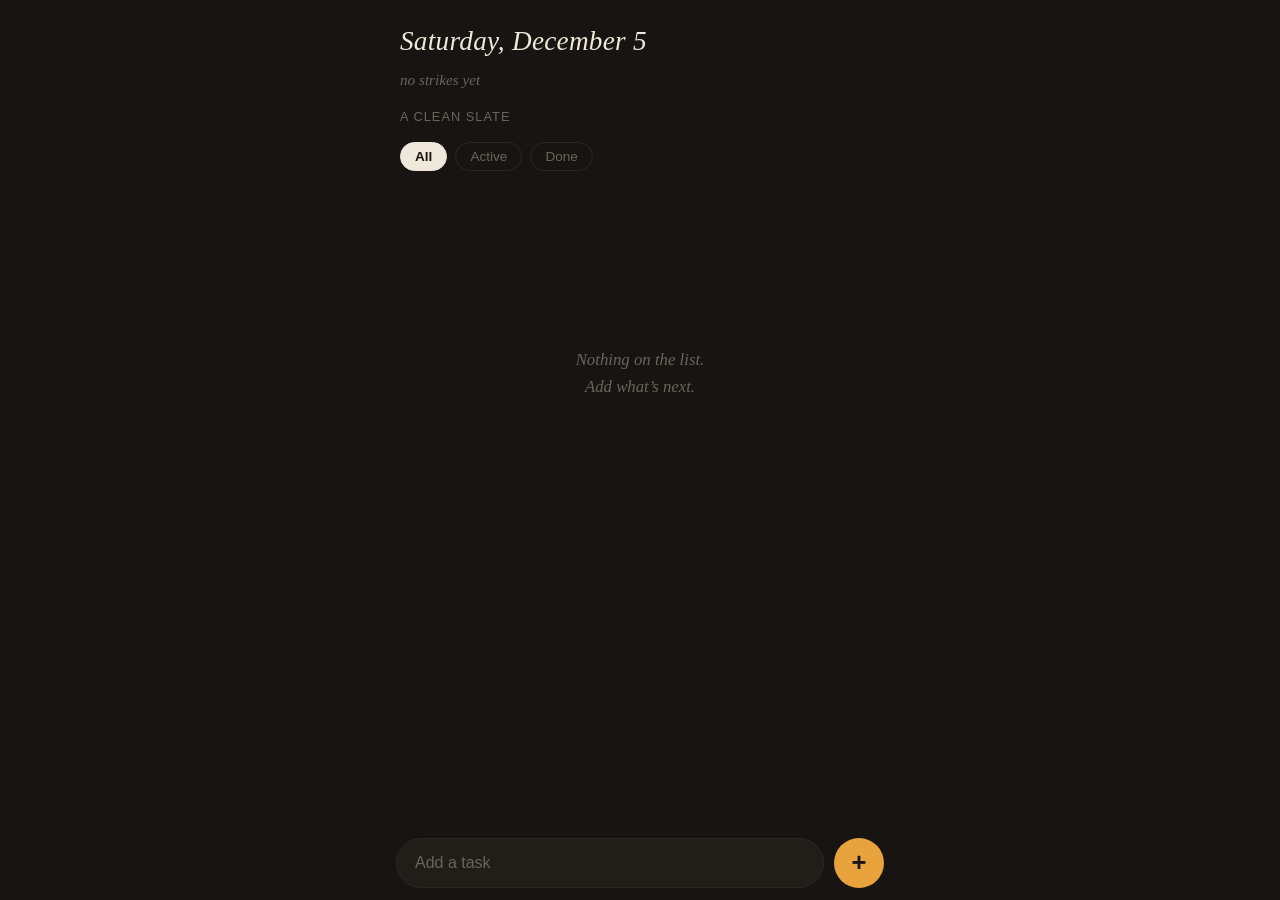
<file: tally/index.html>
<!doctype html>
<html lang="en">
<head>
<meta charset="utf-8">
<meta name="viewport" content="width=device-width, initial-scale=1, viewport-fit=cover">
<title>Tally</title>
<meta name="description" content="A small task tracker. Add what's next, strike it through.">
<meta name="theme-color" content="#171411">
<link rel="manifest" href="manifest.webmanifest">
<link rel="icon" href="icons/icon-192.png">
<link rel="apple-touch-icon" href="icons/icon-180.png">
<meta name="mobile-web-app-capable" content="yes">
<meta name="apple-mobile-web-app-status-bar-style" content="black-translucent">
<link rel="stylesheet" href="styles.css">
</head>
<body>
<header class="day">
  <p class="day__date" id="dayDate"></p>
  <div class="day__tally" id="tally" role="img" aria-label="No tasks done yet today"></div>
  <p class="day__remaining" id="remaining"></p>
</header>

<nav class="filters" aria-label="Filter tasks">
  <button class="chip is-active" type="button" data-filter="all" aria-pressed="true">All</button>
  <button class="chip" type="button" data-filter="active" aria-pressed="false">Active</button>
  <button class="chip" type="button" data-filter="done" aria-pressed="false">Done</button>
</nav>

<main>
  <ul class="tasks" id="taskList"></ul>
  <p class="empty" id="empty" hidden></p>
</main>

<form class="composer" id="composer">
  <input id="taskInput" type="text" autocomplete="off" maxlength="200"
         placeholder="Add a task" aria-label="Task description">
  <button type="submit" aria-label="Add task">+</button>
</form>

<script src="app.js"></script>
</body>
</html>
</file>
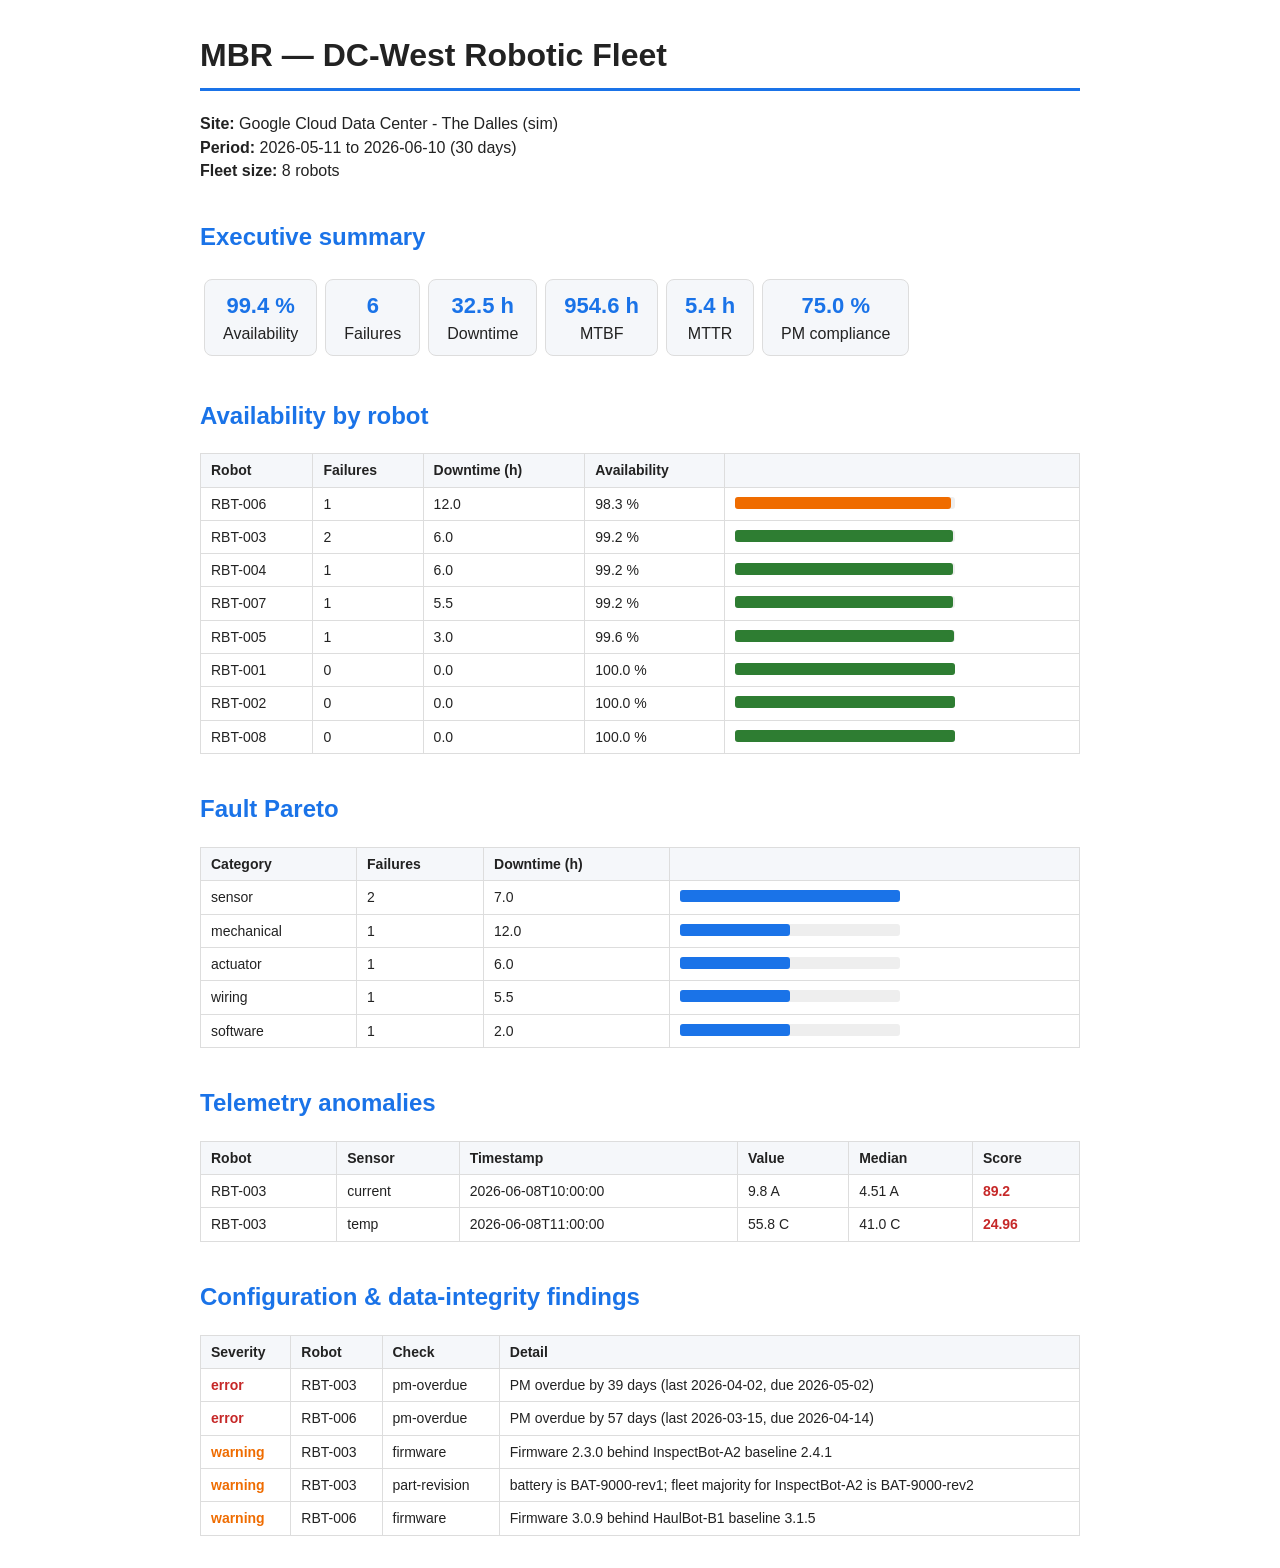
<file: reports/MBR-2026-06-10.html>
<!DOCTYPE html><html><head><meta charset='utf-8'><title>MBR 2026-06-10</title><style>body{font-family:Segoe UI,Arial,sans-serif;max-width:880px;margin:2em auto;color:#222;line-height:1.45}h1{border-bottom:3px solid #1a73e8;padding-bottom:.3em}h2{color:#1a73e8;margin-top:1.6em}table{border-collapse:collapse;width:100%;margin:.6em 0}th,td{border:1px solid #ddd;padding:6px 10px;text-align:left;font-size:14px}th{background:#f5f7fa}.kpi{display:inline-block;background:#f5f7fa;border:1px solid #ddd;border-radius:8px;padding:10px 18px;margin:4px;text-align:center}.kpi b{display:block;font-size:22px;color:#1a73e8}.sev-error{color:#c62828;font-weight:600}.sev-warning{color:#ef6c00;font-weight:600}.sev-info{color:#555}</style></head><body><h1>MBR — DC-West Robotic Fleet</h1><p><b>Site:</b> Google Cloud Data Center - The Dalles (sim)<br><b>Period:</b> 2026-05-11 to 2026-06-10 (30 days)<br><b>Fleet size:</b> 8 robots</p><h2>Executive summary</h2><div><span class='kpi'><b>99.4 %</b>Availability</span><span class='kpi'><b>6</b>Failures</span><span class='kpi'><b>32.5 h</b>Downtime</span><span class='kpi'><b>954.6 h</b>MTBF</span><span class='kpi'><b>5.4 h</b>MTTR</span><span class='kpi'><b>75.0 %</b>PM compliance</span></div><h2>Availability by robot</h2><table><tr><th>Robot</th><th>Failures</th><th>Downtime (h)</th><th>Availability</th><th></th></tr><tr><td>RBT-006</td><td>1</td><td>12.0</td><td>98.3 %</td><td><div style="background:#eee;border-radius:3px;width:220px;display:inline-block"><div style="background:#ef6c00;width:98.3%;height:12px;border-radius:3px"></div></div></td></tr><tr><td>RBT-003</td><td>2</td><td>6.0</td><td>99.2 %</td><td><div style="background:#eee;border-radius:3px;width:220px;display:inline-block"><div style="background:#2e7d32;width:99.2%;height:12px;border-radius:3px"></div></div></td></tr><tr><td>RBT-004</td><td>1</td><td>6.0</td><td>99.2 %</td><td><div style="background:#eee;border-radius:3px;width:220px;display:inline-block"><div style="background:#2e7d32;width:99.2%;height:12px;border-radius:3px"></div></div></td></tr><tr><td>RBT-007</td><td>1</td><td>5.5</td><td>99.2 %</td><td><div style="background:#eee;border-radius:3px;width:220px;display:inline-block"><div style="background:#2e7d32;width:99.2%;height:12px;border-radius:3px"></div></div></td></tr><tr><td>RBT-005</td><td>1</td><td>3.0</td><td>99.6 %</td><td><div style="background:#eee;border-radius:3px;width:220px;display:inline-block"><div style="background:#2e7d32;width:99.6%;height:12px;border-radius:3px"></div></div></td></tr><tr><td>RBT-001</td><td>0</td><td>0.0</td><td>100.0 %</td><td><div style="background:#eee;border-radius:3px;width:220px;display:inline-block"><div style="background:#2e7d32;width:100.0%;height:12px;border-radius:3px"></div></div></td></tr><tr><td>RBT-002</td><td>0</td><td>0.0</td><td>100.0 %</td><td><div style="background:#eee;border-radius:3px;width:220px;display:inline-block"><div style="background:#2e7d32;width:100.0%;height:12px;border-radius:3px"></div></div></td></tr><tr><td>RBT-008</td><td>0</td><td>0.0</td><td>100.0 %</td><td><div style="background:#eee;border-radius:3px;width:220px;display:inline-block"><div style="background:#2e7d32;width:100.0%;height:12px;border-radius:3px"></div></div></td></tr></table><h2>Fault Pareto</h2><table><tr><th>Category</th><th>Failures</th><th>Downtime (h)</th><th></th></tr><tr><td>sensor</td><td>2</td><td>7.0</td><td><div style="background:#eee;border-radius:3px;width:220px;display:inline-block"><div style="background:#1a73e8;width:100.0%;height:12px;border-radius:3px"></div></div></td></tr><tr><td>mechanical</td><td>1</td><td>12.0</td><td><div style="background:#eee;border-radius:3px;width:220px;display:inline-block"><div style="background:#1a73e8;width:50.0%;height:12px;border-radius:3px"></div></div></td></tr><tr><td>actuator</td><td>1</td><td>6.0</td><td><div style="background:#eee;border-radius:3px;width:220px;display:inline-block"><div style="background:#1a73e8;width:50.0%;height:12px;border-radius:3px"></div></div></td></tr><tr><td>wiring</td><td>1</td><td>5.5</td><td><div style="background:#eee;border-radius:3px;width:220px;display:inline-block"><div style="background:#1a73e8;width:50.0%;height:12px;border-radius:3px"></div></div></td></tr><tr><td>software</td><td>1</td><td>2.0</td><td><div style="background:#eee;border-radius:3px;width:220px;display:inline-block"><div style="background:#1a73e8;width:50.0%;height:12px;border-radius:3px"></div></div></td></tr></table><h2>Telemetry anomalies</h2><table><tr><th>Robot</th><th>Sensor</th><th>Timestamp</th><th>Value</th><th>Median</th><th>Score</th></tr><tr><td>RBT-003</td><td>current</td><td>2026-06-08T10:00:00</td><td>9.8 A</td><td>4.51 A</td><td class='sev-error'>89.2</td></tr><tr><td>RBT-003</td><td>temp</td><td>2026-06-08T11:00:00</td><td>55.8 C</td><td>41.0 C</td><td class='sev-error'>24.96</td></tr></table><h2>Configuration &amp; data-integrity findings</h2><table><tr><th>Severity</th><th>Robot</th><th>Check</th><th>Detail</th></tr><tr><td class='sev-error'>error</td><td>RBT-003</td><td>pm-overdue</td><td>PM overdue by 39 days (last 2026-04-02, due 2026-05-02)</td></tr><tr><td class='sev-error'>error</td><td>RBT-006</td><td>pm-overdue</td><td>PM overdue by 57 days (last 2026-03-15, due 2026-04-14)</td></tr><tr><td class='sev-warning'>warning</td><td>RBT-003</td><td>firmware</td><td>Firmware 2.3.0 behind InspectBot-A2 baseline 2.4.1</td></tr><tr><td class='sev-warning'>warning</td><td>RBT-003</td><td>part-revision</td><td>battery is BAT-9000-rev1; fleet majority for InspectBot-A2 is BAT-9000-rev2</td></tr><tr><td class='sev-warning'>warning</td><td>RBT-006</td><td>firmware</td><td>Firmware 3.0.9 behind HaulBot-B1 baseline 3.1.5</td></tr></table></body></html>
</file>
<file: tally/styles.css>
:root {
  --ink: #171411;
  --card: #211D19;
  --card-edge: #2C2722;
  --cream: #EFE8DB;
  --faint: #6B645B;
  --marigold: #E8A33D;
  --sage: #9DB89A;
  --danger: #C96A5B;
  --radius: 14px;
}

* { box-sizing: border-box; }

html { background: var(--ink); }

body {
  margin: 0 auto;
  max-width: 520px;
  min-height: 100dvh;
  font-family: -apple-system, BlinkMacSystemFont, "Segoe UI", Roboto, Helvetica, Arial, sans-serif;
  background: var(--ink);
  color: var(--cream);
  padding: calc(20px + env(safe-area-inset-top)) 16px calc(96px + env(safe-area-inset-bottom));
  -webkit-tap-highlight-color: transparent;
}

/* ---- day header ---- */
.day { margin: 6px 4px 18px; }

.day__date {
  font-family: Georgia, "Times New Roman", serif;
  font-style: italic;
  font-size: 1.7rem;
  line-height: 1.15;
  letter-spacing: .01em;
  margin: 0 0 14px;
}

.day__tally { min-height: 30px; margin-bottom: 8px; }
.day__tally svg { display: block; }

.day__tally-none {
  font-family: Georgia, serif;
  font-style: italic;
  font-size: .95rem;
  color: var(--faint);
}

.day__remaining {
  margin: 0;
  color: var(--faint);
  font-size: .8rem;
  letter-spacing: .08em;
  text-transform: uppercase;
}

/* ---- filters ---- */
.filters { display: flex; gap: 8px; margin: 0 4px 14px; }

.chip {
  appearance: none;
  border: 1px solid var(--card-edge);
  background: transparent;
  color: var(--faint);
  font: inherit;
  font-size: .85rem;
  padding: 6px 14px;
  border-radius: 999px;
  cursor: pointer;
}

.chip.is-active {
  color: var(--ink);
  background: var(--cream);
  border-color: var(--cream);
  font-weight: 600;
}

/* ---- task list ---- */
.tasks {
  list-style: none;
  margin: 0;
  padding: 0;
  display: flex;
  flex-direction: column;
  gap: 10px;
}

.task {
  position: relative;
  display: flex;
  align-items: center;
  gap: 12px;
  background: var(--card);
  border: 1px solid var(--card-edge);
  border-radius: var(--radius);
  padding: 14px;
  touch-action: pan-y;
  transition: transform .25s ease, opacity .3s ease;
}

.task.is-entering { animation: slide-in .25s ease both; }

@keyframes slide-in {
  from { opacity: 0; transform: translateY(8px); }
  to   { opacity: 1; transform: none; }
}

.task.is-leaving { opacity: 0; transform: translateX(-40%); }

.task__check {
  flex: none;
  width: 26px;
  height: 26px;
  border-radius: 8px;
  border: 2px solid var(--faint);
  background: transparent;
  color: transparent;
  font-size: 15px;
  line-height: 1;
  display: grid;
  place-items: center;
  cursor: pointer;
  transition: border-color .2s, background .2s, color .2s;
}

.task.is-done .task__check {
  border-color: var(--sage);
  background: var(--sage);
  color: var(--ink);
}

.task__text {
  flex: 1;
  min-width: 0;
  overflow-wrap: break-word;
  font-size: 1rem;
  line-height: 1.35;
  transition: color .35s ease;
}

/* inner span shrinks to the text so the strike ends where the writing ends */
.task__text-inner {
  position: relative;
  display: inline-block;
  max-width: 100%;
  overflow-wrap: break-word;
}

/* the strike — drawn left to right, slightly off-level like a pen stroke */
.task__text-inner::after {
  content: "";
  position: absolute;
  left: -2px;
  top: 55%;
  height: 2px;
  width: 0;
  background: var(--marigold);
  border-radius: 2px;
  transform: rotate(-1.1deg);
  transition: width .35s cubic-bezier(.2, .7, .3, 1);
}

.task.is-done .task__text { color: var(--faint); }
.task.is-done .task__text-inner::after { width: calc(100% + 4px); }

.task__delete {
  flex: none;
  appearance: none;
  border: 0;
  background: none;
  color: var(--faint);
  font-size: 1.2rem;
  line-height: 1;
  cursor: pointer;
  padding: 4px 6px;
  border-radius: 8px;
}

.task__delete:hover,
.task__delete:focus-visible { color: var(--danger); }

.empty {
  color: var(--faint);
  text-align: center;
  margin-top: 18vh;
  font-family: Georgia, serif;
  font-style: italic;
  font-size: 1.05rem;
  line-height: 1.6;
}

/* ---- composer ---- */
.composer {
  position: fixed;
  left: 0;
  right: 0;
  bottom: 0;
  margin: 0 auto;
  max-width: 520px;
  display: flex;
  gap: 10px;
  padding: 12px 16px calc(12px + env(safe-area-inset-bottom));
  background: linear-gradient(to top, var(--ink) 65%, transparent);
}

.composer input {
  flex: 1;
  min-width: 0;
  font: inherit;
  font-size: 1rem;
  color: var(--cream);
  background: var(--card);
  border: 1px solid var(--card-edge);
  border-radius: 999px;
  padding: 13px 18px;
  outline: none;
}

.composer input::placeholder { color: var(--faint); }
.composer input:focus-visible { border-color: var(--marigold); }

.composer button {
  flex: none;
  width: 50px;
  height: 50px;
  border-radius: 50%;
  border: 0;
  background: var(--marigold);
  color: var(--ink);
  font-size: 1.6rem;
  font-weight: 600;
  line-height: 1;
  cursor: pointer;
}

.composer button:active { transform: scale(.94); }

:focus-visible { outline: 2px solid var(--marigold); outline-offset: 2px; }

@media (prefers-reduced-motion: reduce) {
  *, *::before, *::after {
    transition: none !important;
    animation: none !important;
  }
}
</file>
